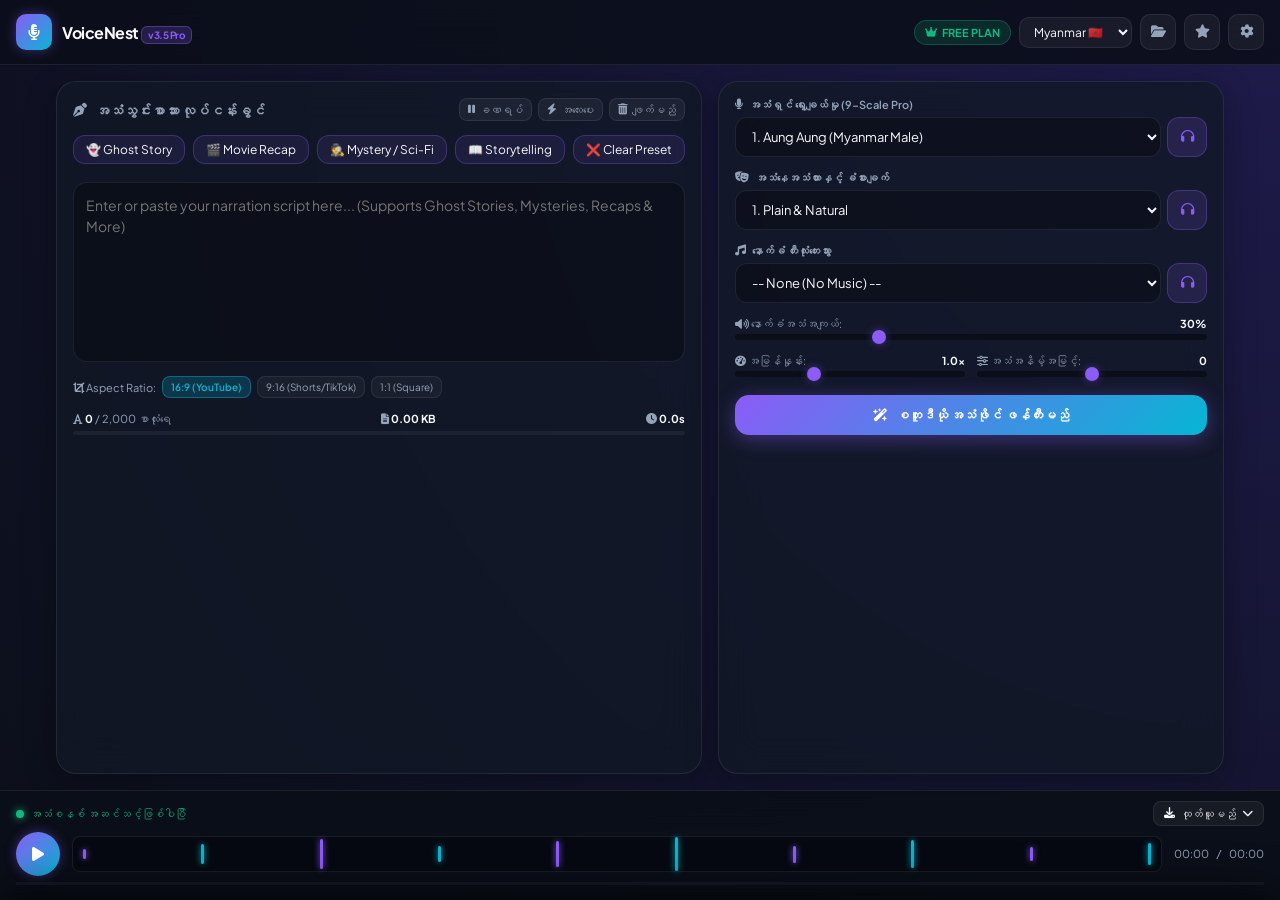
<file: index.html>
<!DOCTYPE html>
<html lang="en">
<head>
    <meta charset="UTF-8">
    <meta name="viewport" content="width=device-width, initial-scale=1.0">
    <title>VoiceNest Studio v3.5 Pro</title>
    <link rel="stylesheet" href="style.css">
    <!-- FontAwesome for Icons -->
    <link rel="stylesheet" href="https://cdnjs.cloudflare.com/ajax/libs/font-awesome/6.4.0/css/all.min.css">
</head>
<body>

    <!-- Header Navigation Bar -->
    <header class="app-header">
        <div class="brand-box">
            <div class="logo-icon"><i class="fa-solid fa-microphone-lines"></i></div>
            <h1 class="brand-title">VoiceNest <span class="version-tag">v3.5 Pro</span></h1>
        </div>
        
        <div class="header-actions">
            <!-- Live Plan Tier Badge (Clickable to open settings) -->
            <button id="planBadge" class="plan-badge free" onclick="openSettingsDrawer()">
                <i class="fa-solid fa-crown"></i> <span id="planBadgeText">FREE PLAN</span>
            </button>

            <!-- Language Switcher -->
            <div class="lang-selector-wrapper">
                <select id="mainLangSelector" onchange="switchLanguage(this.value)">
                    <option value="en">English 🇬🇧</option>
                    <option value="my" selected>Myanmar 🇲🇦</option>
                    <option value="ja">Japanese 🇯🇵</option>
                    <option value="th">Thai 🇹🇭</option>
                </select>
            </div>

            <!-- Action Icons -->
            <button class="icon-btn" onclick="openProjectsModal()" title="Projects"><i class="fa-solid fa-folder-open"></i></button>
            <button class="icon-btn" onclick="openFavoritesModal()" title="Favorites"><i class="fa-solid fa-star"></i></button>
            <button class="icon-btn settings-trigger" onclick="openSettingsDrawer()" title="Settings"><i class="fa-solid fa-gear"></i></button>
        </div>
    </header>

    <!-- Main Studio Workspace Container -->
    <main class="studio-container">

        <!-- Left Column: Script Workspace -->
        <section class="workspace-card">
            <div class="card-header">
                <h2><i class="fa-solid fa-pen-nib"></i> <span data-i18n="script_title">Voice Script Workspace</span></h2>
                <div class="quick-tools">
                    <button class="tool-chip" onclick="insertSSMLTag('pause')"><i class="fa-solid fa-pause"></i> <span data-i18n="pause">Pause</span></button>
                    <button class="tool-chip" onclick="insertSSMLTag('emphasis')"><i class="fa-solid fa-bolt"></i> <span data-i18n="emphasis">Emphasis</span></button>
                    <button class="tool-chip clear-btn" onclick="clearScript()"><i class="fa-solid fa-trash-can"></i> <span data-i18n="clear">Clear</span></button>
                </div>
            </div>

            <!-- Story Presets Tags (Ghost Story, Recap, Sci-Fi, etc.) -->
            <div class="preset-tags-scroller">
                <button class="preset-tag" onclick="applyPreset('ghost')">👻 Ghost Story</button>
                <button class="preset-tag" onclick="applyPreset('recap')">🎬 Movie Recap</button>
                <button class="preset-tag" onclick="applyPreset('mystery')">🕵️ Mystery / Sci-Fi</button>
                <button class="preset-tag" onclick="applyPreset('story')">📖 Storytelling</button>
                <button class="preset-tag" onclick="applyPreset('none')">❌ Clear Preset</button>
            </div>

            <!-- Text Area Input -->
            <textarea id="scriptInput" placeholder="Enter or paste your narration script here... (Supports Ghost Stories, Mysteries, Recaps & More)" oninput="updateScriptMetrics()"></textarea>

            <!-- Video Aspect Ratio Selector Chips -->
            <div class="aspect-ratio-selector">
                <span class="ratio-label"><i class="fa-solid fa-crop"></i> Aspect Ratio:</span>
                <button class="ratio-chip active" onclick="setAspectRatio('16:9', this)">16:9 (YouTube)</button>
                <button class="ratio-chip" onclick="setAspectRatio('9:16', this)">9:16 (Shorts/TikTok)</button>
                <button class="ratio-chip" onclick="setAspectRatio('1:1', this)">1:1 (Square)</button>
            </div>

            <!-- Live Metrics & Byte Progress Bar -->
            <div class="metrics-footer">
                <div class="metrics-info">
                    <span><i class="fa-solid fa-font"></i> <strong id="charCounter">0</strong> / <span id="maxCharLimit">2,000</span> <span data-i18n="chars">Chars</span></span>
                    <span><i class="fa-solid fa-file-lines"></i> <strong id="sizeCounter">0.00 KB</strong></span>
                    <span><i class="fa-solid fa-clock"></i> <strong id="durationCounter">0.0s</strong></span>
                </div>
                <div class="byte-progress-track">
                    <div id="byteProgressBar" class="byte-progress-fill"></div>
                </div>
            </div>
        </section>

        <!-- Right Column: Pro Control Center -->
        <section class="controls-card">
            
            <!-- Voice Actor Selection (9-Scale Options including Mystery/Horror) -->
            <div class="control-group">
                <label><i class="fa-solid fa-microphone"></i> <span data-i18n="voice_selection">Voice Actor Selection (9-Scale Pro)</span></label>
                <div class="select-with-preview">
                    <select id="voiceActorSelect" class="glass-select">
                        <option value="1">1. Aung Aung (Myanmar Male)</option>
                        <option value="2">2. Su Su (Myanmar Female)</option>
                        <option value="3">3. Thura (Myanmar Soft Story)</option>
                        <option value="4">4. Kyaw Kyaw (Myanmar Deep Voice)</option>
                        <option value="5">5. Mya Mya (Myanmar Dramatic)</option>
                        <option value="6">6. Hein Htet (Myanmar Ghost Story)</option>
                        <option value="7">7. Mystery Deep Voice (Sci-Fi / Unexplained)</option>
                        <option value="8">8. Dark Horror Suspense (Creepy Narrator)</option>
                        <option value="9">9. Nilar (Myanmar Commercial Pro)</option>
                    </select>
                    <button class="preview-btn" onclick="previewAudio('voice')" title="Preview Voice"><i class="fa-solid fa-headphones"></i></button>
                </div>
            </div>

            <!-- Narration Style & Emotion -->
            <div class="control-group">
                <label><i class="fa-solid fa-masks-theater"></i> <span data-i18n="narration_style">Narration Style & Emotion</span></label>
                <div class="select-with-preview">
                    <select id="narrationStyleSelect" class="glass-select">
                        <option value="plain">1. Plain & Natural</option>
                        <option value="suspense">2. Suspenseful & Creepy</option>
                        <option value="documentary">3. Documentary / Sci-Fi Discovery</option>
                        <option value="dramatic">4. Dramatic Storyteller</option>
                        <option value="energetic">5. Energetic Recap</option>
                    </select>
                    <button class="preview-btn" onclick="previewAudio('style')" title="Preview Style"><i class="fa-solid fa-headphones"></i></button>
                </div>
            </div>

            <!-- Ambient Background Music -->
            <div class="control-group">
                <label><i class="fa-solid fa-music"></i> <span data-i18n="ambient_music">Ambient Background Music</span></label>
                <div class="select-with-preview">
                    <select id="ambientMusicSelect" class="glass-select" onchange="toggleAmbientMusicState()">
                        <option value="none">-- None (No Music) --</option>
                        <option value="horror">Dark Horror Ambient Drone</option>
                        <option value="sciFi">Deep Space Sci-Fi Pad</option>
                        <option value="mystery">Unsolved Mystery Suspense</option>
                        <option value="cinematic">Epic Cinematic Orchestral</option>
                    </select>
                    <button class="preview-btn" onclick="previewAudio('ambient')" title="Preview Music"><i class="fa-solid fa-headphones"></i></button>
                </div>
            </div>

            <!-- Volume Control Slider -->
            <div class="slider-group">
                <div class="slider-label-row">
                    <span><i class="fa-solid fa-volume-high"></i> <span data-i18n="bg_volume">Background Vol:</span></span>
                    <strong id="bgVolVal">30%</strong>
                </div>
                <input type="range" id="bgVolSlider" min="0" max="100" value="30" oninput="updateSliderVal('bgVol', this.value)">
            </div>

            <!-- Speed & Pitch Sliders -->
            <div class="sliders-grid">
                <div class="slider-group">
                    <div class="slider-label-row">
                        <span><i class="fa-solid fa-gauge-high"></i> <span data-i18n="speed">Speed:</span></span>
                        <strong id="speedVal">1.0x</strong>
                    </div>
                    <input type="range" id="speedSlider" min="0.5" max="2.0" step="0.1" value="1.0" oninput="updateSliderVal('speed', this.value)">
                </div>

                <div class="slider-group">
                    <div class="slider-label-row">
                        <span><i class="fa-solid fa-sliders"></i> <span data-i18n="pitch">Pitch:</span></span>
                        <strong id="pitchVal">0</strong>
                    </div>
                    <input type="range" id="pitchSlider" min="-10" max="10" value="0" oninput="updateSliderVal('pitch', this.value)">
                </div>
            </div>

            <!-- Generate Voice Button -->
            <button class="generate-btn" onclick="generateStudioVoice()">
                <i class="fa-solid fa-wand-magic-sparkles"></i> <span data-i18n="generate_btn">GENERATE STUDIO VOICE</span>
            </button>
        </section>

    </main>

    <!-- Audio Player & Neon Waveform Output Bar -->
    <footer class="player-footer">
        <div class="player-status-row">
            <span class="engine-status"><span class="pulse-dot"></span> <span data-i18n="engine_ready">Voice Engine Ready</span></span>
            
            <div class="export-dropdown-wrapper">
                <button class="export-btn" onclick="toggleExportMenu()">
                    <i class="fa-solid fa-download"></i> <span data-i18n="export">Export</span> <i class="fa-solid fa-chevron-down"></i>
                </button>
                <div id="exportMenu" class="glass-dropdown-menu">
                    <a href="#" onclick="exportAudio('mp3')"><i class="fa-solid fa-file-audio"></i> Export MP3 (HD)</a>
                    <a href="#" onclick="exportAudio('wav')" id="wavExportOpt"><i class="fa-solid fa-file-waveform"></i> Export WAV (Master)</a>
                    <a href="#" onclick="exportAudio('srt')"><i class="fa-solid fa-closed-captioning"></i> Export Subtitles (SRT)</a>
                </div>
            </div>
        </div>

        <!-- Interactive Waveform Player -->
        <div class="player-main-bar">
            <button id="playPauseBtn" class="play-main-btn" onclick="togglePlayPause()"><i class="fa-solid fa-play"></i></button>
            
            <!-- Neon Waveform Bars Visualizer -->
            <div class="neon-waveform-container" onclick="seekAudio(event)">
                <div class="wave-bar" style="height: 30%;"></div>
                <div class="wave-bar" style="height: 60%;"></div>
                <div class="wave-bar" style="height: 90%;"></div>
                <div class="wave-bar" style="height: 45%;"></div>
                <div class="wave-bar" style="height: 75%;"></div>
                <div class="wave-bar" style="height: 100%;"></div>
                <div class="wave-bar" style="height: 50%;"></div>
                <div class="wave-bar" style="height: 80%;"></div>
                <div class="wave-bar" style="height: 40%;"></div>
                <div class="wave-bar" style="height: 65%;"></div>
            </div>

            <div class="audio-timer"><span id="currentTime">00:00</span> / <span id="totalDuration">00:00</span></div>
        </div>
        <div class="progress-bar-track" onclick="seekAudio(event)">
            <div id="audioProgressFill" class="progress-bar-fill"></div>
        </div>
    </footer>

    <!-- Bottom Sheet Settings Drawer (Glassmorphism Pro) -->
    <div id="settingsDrawerOverlay" class="drawer-overlay" onclick="closeSettingsDrawer()"></div>
    <div id="settingsBottomDrawer" class="bottom-sheet-drawer">
        <div class="drawer-drag-handle"></div>
        <div class="drawer-header">
            <h3><i class="fa-solid fa-sliders"></i> Pro Studio Settings</h3>
            <button class="close-drawer-btn" onclick="closeSettingsDrawer()"><i class="fa-solid fa-xmark"></i></button>
        </div>
        <div class="drawer-body">
            
            <!-- Plan Tier Switcher -->
            <div class="settings-field">
                <label>Plan Subscription Tier</label>
                <div class="plan-toggle-container">
                    <button id="tierFreeBtn" class="tier-pill active" onclick="setPlanTier('free')">Free Plan (2k Chars)</button>
                    <button id="tierPremBtn" class="tier-pill" onclick="setPlanTier('premium')">💎 Premium Pro (10k Chars)</button>
                </div>
            </div>

            <!-- API Key Input -->
            <div class="settings-field">
                <label>Gemini / TTS API Key</label>
                <input type="password" id="apiKeyInput" class="glass-input" placeholder="Paste your API key here...">
            </div>

            <!-- Settings Language Sync -->
            <div class="settings-field">
                <label>Settings Language Sync</label>
                <select id="settingsLangSelect" class="glass-select" onchange="switchLanguage(this.value)">
                    <option value="en">English 🇬🇧</option>
                    <option value="my" selected>Myanmar 🇲🇦</option>
                    <option value="ja">Japanese 🇯🇵</option>
                    <option value="th">Thai 🇹🇭</option>
                </select>
            </div>

            <!-- Audio Quality Bitrate -->
            <div class="settings-field">
                <label>Audio Quality Bitrate</label>
                <select id="bitrateSelect" class="glass-select">
                    <option value="128">Standard (128 kbps - Free)</option>
                    <option value="320">Studio Master (320 kbps - Pro)</option>
                </select>
            </div>

            <!-- Default Speech Speed -->
            <div class="settings-field">
                <label>Default Speech Speed</label>
                <input type="range" min="0.5" max="2.0" step="0.1" value="1.0" class="glass-range">
            </div>

            <button class="save-apply-btn" onclick="saveSettings()"><i class="fa-solid fa-check"></i> Save & Apply to Home</button>
        </div>
    </div>

    <!-- JavaScript Link -->
    <script src="script.js"></script>
</body>
</html>
</file>
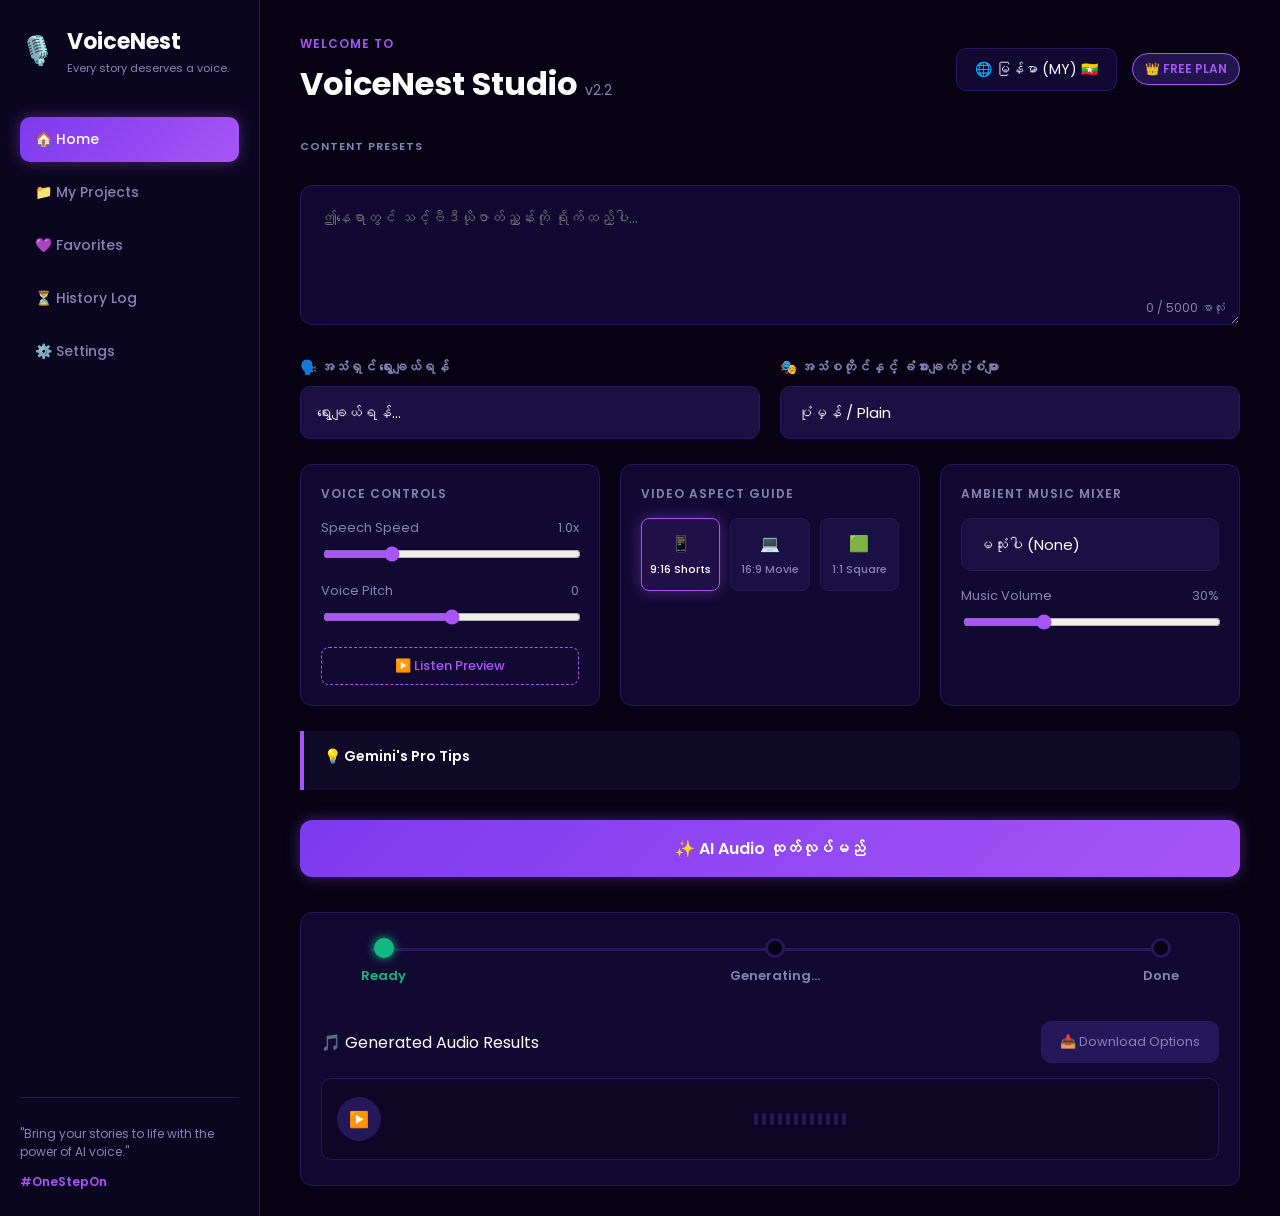
<file: index2.html>
<!DOCTYPE html>
<html lang="my">
<head>
    <meta charset="UTF-8">
    <meta name="viewport" content="width=device-width, initial-scale=1.0">
    <title>VoiceNest Studio v2.2 - OneStepOn</title>
    <link href="https://fonts.googleapis.com/css2?family=Poppins:wght@300;400;500;600;700&display=swap" rel="stylesheet">
    <!-- ဒီမှာ style2.css နဲ့ ချိတ်ပေးထားပါတယ် -->
    <link rel="stylesheet" href="style2.css">
</head>
<body>

    <!-- LEFT SIDEBAR -->
    <aside class="sidebar">
        <div class="sidebar-brand">
            <span class="brand-icon">🎙️</span>
            <div>
                <h2>VoiceNest</h2>
                <p id="subBrandTxt">Every story deserves a voice.</p>
            </div>
        </div>
        <nav class="sidebar-menu">
            <a href="#" class="menu-item active" id="menuHome">🏠 Home</a>
            <a href="#" class="menu-item" id="menuProjects">📁 My Projects</a>
            <a href="#" class="menu-item" id="menuFavorites">💜 Favorites</a>
            <a href="#" class="menu-item" id="menuHistory">⏳ History Log</a>
            <a href="#" class="menu-item" id="menuSettings">⚙️ Settings</a>
        </nav>
        <div class="sidebar-footer">
            <p id="sidebarQuote">"Bring your stories to life with the power of AI voice."</p>
            <span class="brand-tag">#OneStepOn</span>
        </div>
    </aside>

    <!-- MAIN CONTENT AREA -->
    <main class="main-content">
        <header class="app-header">
            <div>
                <span class="welcome-tag" id="welcomeTxt">Welcome to</span>
                <h1 class="app-title">VoiceNest Studio <span class="version-badge">v2.2</span></h1>
            </div>
            <div class="header-right">
                <div class="custom-dropdown-container">
                    <button class="dropdown-trigger" id="langTriggerBtn">🌐 မြန်မာ (MY) 🇲🇲</button>
                    <div class="dropdown-menu-box" id="langMenuBox">
                        <div class="dropdown-item" data-value="mm">မြန်မာ (MY) 🇲🇲</div>
                        <div class="dropdown-item" data-value="en">English (US) 🇺🇸</div>
                        <div class="dropdown-item" data-value="th">ไทย (TH) 🇹🇭</div>
                    </div>
                </div>
                <span class="plan-badge">👑 FREE PLAN</span>
            </div>
        </header>

        <!-- Content Presets Section -->
        <section class="presets-section">
            <span class="section-mini-title" id="presetLabel">CONTENT PRESETS</span>
            <div class="presets-row" id="presetsContainer"></div>
        </section>

        <!-- Story Input -->
        <section class="input-section">
            <textarea id="storyInput" placeholder="ဤနေရာတွင် သင့်ဗီဒီယိုဇာတ်ညွှန်းကို ရိုက်ထည့်ပါ..."></textarea>
            <div class="char-count" id="charCountLabel">0 / 5000 စာလုံး</div>
        </section>

        <!-- Grid Selectors Area -->
        <section class="selectors-grid">
            <div class="control-card">
                <label id="lblVoiceActor">🗣️ အသံရှင် ရွေးချယ်ရန်</label>
                <div class="custom-dropdown-container w-100">
                    <button class="dropdown-trigger select-trigger" id="voiceTriggerBtn">ရွေးချယ်ရန်...</button>
                    <div class="dropdown-menu-box custom-picker-window" id="voiceMenuBox"></div>
                </div>
            </div>

            <div class="control-card">
                <label id="lblNarrationStyle">🎭 အသံစတိုင်နှင့် ခံစားချက်ပုံစံများ</label>
                <div class="custom-dropdown-container w-100">
                    <button class="dropdown-trigger select-trigger" id="styleTriggerBtn">ပုံမှန် / Plain</button>
                    <div class="dropdown-menu-box" id="styleMenuBox"></div>
                </div>
            </div>
        </section>

        <!-- Middle Configurations Row -->
        <section class="config-flex-container">
            <!-- Voice Controls with Listen Preview Button -->
            <div class="config-card flex-1 position-relative">
                <h3 id="cardVoiceCtrl">VOICE CONTROLS</h3>
                <div class="slider-group">
                    <div class="slider-header">
                        <span id="lblSpeed">Speech Speed</span>
                        <span id="speedVal">1.0x</span>
                    </div>
                    <input type="range" id="speedSlider" min="0.5" max="2.5" step="0.1" value="1.0">
                </div>
                <div class="slider-group mb-15">
                    <div class="slider-header">
                        <span id="lblPitch">Voice Pitch</span>
                        <span id="pitchVal">0</span>
                    </div>
                    <input type="range" id="pitchSlider" min="-10" max="10" step="1" value="0">
                </div>
                <button type="button" class="btn-ctrl-preview" id="btnCtrlPreview">▶️ Listen Preview</button>
            </div>

            <!-- Video Aspect Guide -->
            <div class="config-card flex-1">
                <h3 id="cardAspect">VIDEO ASPECT GUIDE</h3>
                <div class="aspect-grid">
                    <div class="aspect-box active" data-aspect="9:16">
                        <span class="aspect-icon">📱</span>
                        <span class="aspect-name">9:16 Shorts</span>
                    </div>
                    <div class="aspect-box" data-aspect="16:9">
                        <span class="aspect-icon">💻</span>
                        <span class="aspect-name">16:9 Movie</span>
                    </div>
                    <div class="aspect-box" data-aspect="1:1">
                        <span class="aspect-icon">🟩</span>
                        <span class="aspect-name">1:1 Square</span>
                    </div>
                </div>
            </div>

            <!-- Ambient Music Mixer -->
            <div class="config-card flex-1">
                <h3 id="cardMixer">AMBIENT MUSIC MIXER</h3>
                <div class="custom-dropdown-container w-100 mb-15">
                    <button class="dropdown-trigger select-trigger" id="musicTriggerBtn">မသုံးပါ (None)</button>
                    <div class="dropdown-menu-box" id="musicMenuBox"></div>
                </div>
                <div class="slider-group">
                    <div class="slider-header">
                        <span id="lblMusicVol">Music Volume</span>
                        <span id="musicVolVal">30%</span>
                    </div>
                    <input type="range" id="musicVolSlider" min="0" max="100" value="30">
                </div>
            </div>
        </section>

        <!-- Gemini Pro Tips -->
        <section class="tips-card">
            <div class="tips-title">💡 Gemini's Pro Tips</div>
            <ul id="tipsList"></ul>
        </section>

        <!-- Action Button -->
        <button id="generateBtn" class="btn-generate">✨ AI Audio ထုတ်လုပ်မည်</button>

        <!-- Status & Audio Output Area -->
        <section class="output-section">
            <!-- Professional Progress Status Timeline -->
            <div class="timeline-container">
                <div class="timeline-progress-line" id="timelineLine"></div>
                <div class="timeline-step active" id="stepReady">
                    <div class="step-dot"></div>
                    <span id="txtStepReady">Ready</span>
                </div>
                <div class="timeline-step" id="stepGen">
                    <div class="step-dot"></div>
                    <span id="txtStepGen">Generating...</span>
                </div>
                <div class="timeline-step" id="stepDone">
                    <div class="step-dot"></div>
                    <span id="txtStepDone">Done</span>
                </div>
            </div>

            <div class="audio-result-box">
                <div class="audio-header">
                    <span id="lblAudioResult">🎵 Generated Audio Results</span>
                    
                    <!-- Split Download Box Options -->
                    <div class="custom-dropdown-container">
                        <button class="btn-download" id="downloadTriggerBtn" disabled>📥 Download Options</button>
                        <div class="dropdown-menu-box" id="downloadMenuBox" style="bottom: 100%; top: auto; margin-bottom: 6px;">
                            <div class="dropdown-item" id="dlMp3">🎵 Download Audio (.MP3)</div>
                            <div class="dropdown-item" id="dlSrt">📄 Download Subtitles (.SRT)</div>
                        </div>
                    </div>
                </div>

                <div class="player-wrapper">
                    <!-- Playable Play/Pause Button Inside Results Card -->
                    <button type="button" class="result-play-btn" id="resultPlayBtn" disabled>▶️</button>
                    
                    <div class="waveform-placeholder" id="waveformContainer">
                        <div class="wave-bar"></div><div class="wave-bar"></div><div class="wave-bar"></div>
                        <div class="wave-bar"></div><div class="wave-bar"></div><div class="wave-bar"></div>
                        <div class="wave-bar"></div><div class="wave-bar"></div><div class="wave-bar"></div>
                        <div class="wave-bar"></div><div class="wave-bar"></div><div class="wave-bar"></div>
                    </div>
                </div>
            </div>
        </section>
    </main>

    <audio id="globalAudioPlayer" style="display: none;"></audio>
    <!-- ဒီမှာ script2.js နဲ့ ချိတ်ပေးထားပါတယ် -->
    <script src="script2.js"></script>
</body>
</html>
</file>
<file: style.css>
/* ==========================================================================
   VOICENEST STUDIO v3.5 PRO - MOBILE-FIRST GLASSMORPHISM CSS
   ================================================================---------- */

@import url('https://fonts.googleapis.com/css2?family=Plus+Jakarta+Sans:wght@400;500;600;700&display=swap');

:root {
    --bg-deep: #0b0f19;
    --card-bg: rgba(18, 24, 38, 0.75);
    --card-border: rgba(255, 255, 255, 0.08);
    --accent-purple: #8b5cf6;
    --accent-glow: rgba(139, 92, 246, 0.4);
    --accent-cyan: #06b6d4;
    --text-main: #f8fafc;
    --text-muted: #94a3b8;
    --danger: #ef4444;
    --success: #10b981;
    --header-height: 65px;
    --footer-height: 110px;
}

* {
    box-sizing: border-box;
    margin: 0;
    padding: 0;
    font-family: 'Plus Jakarta Sans', sans-serif;
    -webkit-tap-highlight-color: transparent;
}

body {
    background: radial-gradient(circle at top right, #1e1b4b, var(--bg-deep));
    color: var(--text-main);
    min-height: 100vh;
    display: flex;
    flex-direction: column;
    overflow-x: hidden;
}

/* Header Navbar */
.app-header {
    height: var(--header-height);
    background: rgba(11, 15, 25, 0.85);
    backdrop-filter: blur(16px);
    border-bottom: 1px solid var(--card-border);
    display: flex;
    align-items: center;
    justify-content: space-between;
    padding: 0 16px;
    position: sticky;
    top: 0;
    z-index: 100;
}

.brand-box {
    display: flex;
    align-items: center;
    gap: 10px;
}

.logo-icon {
    width: 36px;
    height: 36px;
    background: linear-gradient(135deg, var(--accent-purple), var(--accent-cyan));
    border-radius: 10px;
    display: flex;
    align-items: center;
    justify-content: center;
    color: white;
    font-size: 16px;
    box-shadow: 0 0 12px var(--accent-glow);
}

.brand-title {
    font-size: 16px;
    font-weight: 700;
    letter-spacing: -0.5px;
}

.version-tag {
    font-size: 10px;
    background: rgba(139, 92, 246, 0.2);
    color: var(--accent-purple);
    padding: 2px 6px;
    border-radius: 6px;
    border: 1px solid rgba(139, 92, 246, 0.4);
}

.header-actions {
    display: flex;
    align-items: center;
    gap: 8px;
}

.plan-badge {
    background: rgba(16, 185, 129, 0.15);
    color: var(--success);
    border: 1px solid rgba(16, 185, 129, 0.3);
    padding: 5px 10px;
    border-radius: 20px;
    font-size: 11px;
    font-weight: 700;
    display: flex;
    align-items: center;
    gap: 5px;
    cursor: pointer;
}

.plan-badge.premium {
    background: rgba(245, 158, 11, 0.15);
    color: #f59e0b;
    border-color: rgba(245, 158, 11, 0.4);
}

.icon-btn {
    width: 36px;
    height: 36px;
    background: rgba(255, 255, 255, 0.05);
    border: 1px solid var(--card-border);
    border-radius: 10px;
    color: var(--text-muted);
    display: flex;
    align-items: center;
    justify-content: center;
    cursor: pointer;
    transition: all 0.2s;
}

.icon-btn:hover {
    background: rgba(255, 255, 255, 0.1);
    color: var(--text-main);
}

.lang-selector-wrapper select {
    background: rgba(255, 255, 255, 0.05);
    border: 1px solid var(--card-border);
    color: var(--text-main);
    padding: 6px 10px;
    border-radius: 10px;
    font-size: 12px;
    outline: none;
    cursor: pointer;
}

/* Studio Workspace Container */
.studio-container {
    flex: 1;
    padding: 16px;
    display: grid;
    grid-template-columns: 1fr;
    gap: 16px;
    margin-bottom: var(--footer-height);
}

@media(min-width: 900px) {
    .studio-container {
        grid-template-columns: 1fr 1fr;
        max-width: 1200px;
        margin-left: auto;
        margin-right: auto;
    }
}

/* Cards (Glassmorphism) */
.workspace-card, .controls-card {
    background: var(--card-bg);
    backdrop-filter: blur(20px);
    border: 1px solid var(--card-border);
    border-radius: 20px;
    padding: 16px;
    box-shadow: 0 8px 32px rgba(0, 0, 0, 0.3);
    display: flex;
    flex-direction: column;
    gap: 14px;
}

.card-header {
    display: flex;
    align-items: center;
    justify-content: space-between;
}

.card-header h2 {
    font-size: 14px;
    font-weight: 600;
    color: var(--text-muted);
    display: flex;
    align-items: center;
    gap: 8px;
}

.quick-tools {
    display: flex;
    gap: 6px;
}

.tool-chip {
    background: rgba(255, 255, 255, 0.05);
    border: 1px solid var(--card-border);
    color: var(--text-muted);
    padding: 4px 8px;
    border-radius: 8px;
    font-size: 11px;
    cursor: pointer;
    display: flex;
    align-items: center;
    gap: 4px;
    transition: 0.2s;
}

.tool-chip:hover {
    background: rgba(139, 92, 246, 0.2);
    color: var(--accent-purple);
    border-color: rgba(139, 92, 246, 0.4);
}

.tool-chip.clear-btn:hover {
    background: rgba(239, 68, 68, 0.2);
    color: var(--danger);
    border-color: rgba(239, 68, 68, 0.4);
}

/* Preset Tags Scroller */
.preset-tags-scroller {
    display: flex;
    gap: 8px;
    overflow-x: auto;
    padding-bottom: 4px;
    scrollbar-width: none;
}

.preset-tags-scroller::-webkit-scrollbar {
    display: none;
}

.preset-tag {
    background: rgba(139, 92, 246, 0.1);
    border: 1px solid rgba(139, 92, 246, 0.3);
    color: var(--text-main);
    padding: 6px 12px;
    border-radius: 12px;
    font-size: 12px;
    white-space: nowrap;
    cursor: pointer;
    transition: 0.2s;
}

.preset-tag:hover {
    background: var(--accent-purple);
    box-shadow: 0 0 10px var(--accent-glow);
}

/* Script Textarea (Enlarged for mobile usability) */
#scriptInput {
    width: 100%;
    height: 180px;
    background: rgba(0, 0, 0, 0.3);
    border: 1px solid var(--card-border);
    border-radius: 14px;
    padding: 12px;
    color: var(--text-main);
    font-size: 14px;
    line-height: 1.5;
    resize: none;
    outline: none;
    transition: border-color 0.2s;
}

#scriptInput:focus {
    border-color: var(--accent-purple);
    box-shadow: 0 0 10px rgba(139, 92, 246, 0.2);
}

/* Aspect Ratio Selector Chips */
.aspect-ratio-selector {
    display: flex;
    align-items: center;
    gap: 6px;
    flex-wrap: wrap;
}

.ratio-label {
    font-size: 11px;
    color: var(--text-muted);
}

.ratio-chip {
    background: rgba(255, 255, 255, 0.04);
    border: 1px solid var(--card-border);
    color: var(--text-muted);
    padding: 4px 8px;
    border-radius: 8px;
    font-size: 10px;
    cursor: pointer;
    transition: 0.2s;
}

.ratio-chip.active {
    background: rgba(6, 182, 212, 0.2);
    color: var(--accent-cyan);
    border-color: rgba(6, 182, 212, 0.4);
    font-weight: 600;
}

/* Metrics Footer */
.metrics-footer {
    display: flex;
    flex-direction: column;
    gap: 6px;
}

.metrics-info {
    display: flex;
    justify-content: space-between;
    font-size: 11px;
    color: var(--text-muted);
}

.metrics-info strong {
    color: var(--text-main);
}

.byte-progress-track {
    width: 100%;
    height: 4px;
    background: rgba(255, 255, 255, 0.05);
    border-radius: 2px;
    overflow: hidden;
}

.byte-progress-fill {
    width: 0%;
    height: 100%;
    background: var(--accent-cyan);
    transition: width 0.3s, background-color 0.3s;
}

/* Control Groups */
.control-group {
    display: flex;
    flex-direction: column;
    gap: 6px;
}

.control-group label {
    font-size: 11px;
    color: var(--text-muted);
    font-weight: 600;
    display: flex;
    align-items: center;
    gap: 6px;
}

.select-with-preview {
    display: flex;
    gap: 6px;
    align-items: center;
}

.glass-select {
    flex: 1;
    background: rgba(0, 0, 0, 0.3);
    border: 1px solid var(--card-border);
    color: var(--text-main);
    padding: 10px 12px;
    border-radius: 12px;
    font-size: 13px;
    outline: none;
    cursor: pointer;
}

.glass-select option {
    background: var(--bg-deep);
    color: var(--text-main);
}

.preview-btn {
    width: 40px;
    height: 40px;
    background: rgba(139, 92, 246, 0.15);
    border: 1px solid rgba(139, 92, 246, 0.3);
    border-radius: 12px;
    color: var(--accent-purple);
    display: flex;
    align-items: center;
    justify-content: center;
    cursor: pointer;
    transition: 0.2s;
}

.preview-btn:hover {
    background: var(--accent-purple);
    color: white;
    box-shadow: 0 0 10px var(--accent-glow);
}

/* Sliders */
.sliders-grid {
    display: grid;
    grid-template-columns: 1fr 1fr;
    gap: 12px;
}

.slider-group {
    display: flex;
    flex-direction: column;
    gap: 4px;
}

.slider-label-row {
    display: flex;
    justify-content: space-between;
    font-size: 11px;
    color: var(--text-muted);
}

.slider-label-row strong {
    color: var(--text-main);
}

input[type="range"] {
    -webkit-appearance: none;
    width: 100%;
    height: 6px;
    background: rgba(0, 0, 0, 0.4);
    border-radius: 3px;
    outline: none;
}

input[type="range"]::-webkit-slider-thumb {
    -webkit-appearance: none;
    width: 14px;
    height: 14px;
    border-radius: 50%;
    background: var(--accent-purple);
    cursor: pointer;
    box-shadow: 0 0 8px var(--accent-glow);
}

/* Generate Button */
.generate-btn {
    width: 100%;
    background: linear-gradient(135deg, var(--accent-purple), var(--accent-cyan));
    border: none;
    color: white;
    padding: 12px;
    border-radius: 14px;
    font-size: 13px;
    font-weight: 700;
    cursor: pointer;
    display: flex;
    align-items: center;
    justify-content: center;
    gap: 8px;
    box-shadow: 0 4px 20px var(--accent-glow);
    transition: transform 0.1s, opacity 0.2s;
    margin-top: 4px;
}

.generate-btn:active {
    transform: scale(0.98);
}

/* Player Footer */
.player-footer {
    position: fixed;
    bottom: 0;
    left: 0;
    right: 0;
    height: var(--footer-height);
    background: rgba(11, 15, 25, 0.95);
    backdrop-filter: blur(20px);
    border-top: 1px solid var(--card-border);
    display: flex;
    flex-direction: column;
    padding: 10px 16px;
    z-index: 100;
}

.player-status-row {
    display: flex;
    justify-content: space-between;
    align-items: center;
    margin-bottom: 6px;
}

.engine-status {
    font-size: 11px;
    color: var(--success);
    display: flex;
    align-items: center;
    gap: 6px;
}

.pulse-dot {
    width: 8px;
    height: 8px;
    background: var(--success);
    border-radius: 50%;
    box-shadow: 0 0 8px var(--success);
    animation: pulse 1.5s infinite;
}

@keyframes pulse {
    0% { transform: scale(0.95); opacity: 0.8; }
    50% { transform: scale(1.2); opacity: 1; }
    100% { transform: scale(0.95); opacity: 0.8; }
}

.export-dropdown-wrapper {
    position: relative;
}

.export-btn {
    background: rgba(255, 255, 255, 0.05);
    border: 1px solid var(--card-border);
    color: var(--text-main);
    padding: 5px 10px;
    border-radius: 8px;
    font-size: 11px;
    cursor: pointer;
    display: flex;
    align-items: center;
    gap: 6px;
}

.glass-dropdown-menu {
    position: absolute;
    bottom: 110%;
    right: 0;
    background: var(--bg-deep);
    border: 1px solid var(--card-border);
    border-radius: 12px;
    box-shadow: 0 10px 30px rgba(0,0,0,0.5);
    display: none;
    flex-direction: column;
    min-width: 160px;
    z-index: 110;
    overflow: hidden;
}

.glass-dropdown-menu.show {
    display: flex;
}

.glass-dropdown-menu a {
    padding: 10px 14px;
    color: var(--text-main);
    font-size: 12px;
    text-decoration: none;
    display: flex;
    align-items: center;
    gap: 8px;
    border-bottom: 1px solid rgba(255,255,255,0.03);
    transition: 0.2s;
}

.glass-dropdown-menu a:hover {
    background: rgba(139, 92, 246, 0.2);
    color: var(--accent-purple);
}

/* Player Main Bar */
.player-main-bar {
    display: flex;
    align-items: center;
    gap: 12px;
}

.play-main-btn {
    width: 44px;
    height: 44px;
    background: linear-gradient(135deg, var(--accent-purple), var(--accent-cyan));
    border: none;
    border-radius: 50%;
    color: white;
    font-size: 16px;
    display: flex;
    align-items: center;
    justify-content: center;
    cursor: pointer;
    box-shadow: 0 0 12px var(--accent-glow);
    flex-shrink: 0;
}

.neon-waveform-container {
    flex: 1;
    height: 36px;
    background: rgba(0, 0, 0, 0.3);
    border: 1px solid var(--card-border);
    border-radius: 8px;
    display: flex;
    align-items: center;
    justify-content: space-between;
    padding: 0 10px;
    cursor: pointer;
}

.wave-bar {
    width: 3px;
    background: var(--accent-cyan);
    border-radius: 2px;
    box-shadow: 0 0 6px var(--accent-cyan);
    animation: wavePulse 1.2s infinite ease-in-out alternate;
}

.wave-bar:nth-child(odd) { background: var(--accent-purple); box-shadow: 0 0 6px var(--accent-purple); animation-delay: 0.2s; }

@keyframes wavePulse {
    0% { transform: scaleY(0.4); }
    100% { transform: scaleY(1); }
}

.audio-timer {
    font-size: 11px;
    color: var(--text-muted);
    font-family: monospace;
    flex-shrink: 0;
}

.progress-bar-track {
    width: 100%;
    height: 3px;
    background: rgba(255,255,255,0.05);
    margin-top: 6px;
    cursor: pointer;
    position: relative;
}

.progress-bar-fill {
    width: 0%;
    height: 100%;
    background: var(--accent-purple);
    box-shadow: 0 0 6px var(--accent-glow);
}

/* Bottom Sheet Settings Drawer (Pro) */
.drawer-overlay {
    position: fixed;
    inset: 0;
    background: rgba(0, 0, 0, 0.6);
    backdrop-filter: blur(4px);
    z-index: 200;
    display: none;
    opacity: 0;
    transition: opacity 0.3s;
}

.drawer-overlay.show {
    display: block;
    opacity: 1;
}

.bottom-sheet-drawer {
    position: fixed;
    bottom: 0;
    left: 0;
    right: 0;
    background: #111827;
    border-top: 1px solid var(--card-border);
    border-top-left-radius: 24px;
    border-top-right-radius: 24px;
    padding: 16px 20px 24px 20px;
    z-index: 205;
    transform: translateY(100%);
    transition: transform 0.35s cubic-bezier(0.16, 1, 0.3, 1);
    box-shadow: 0 -10px 40px rgba(0,0,0,0.6);
    max-height: 85vh;
    overflow-y: auto;
}

.bottom-sheet-drawer.show {
    transform: translateY(0);
}

.drawer-drag-handle {
    width: 40px;
    height: 4px;
    background: rgba(255,255,255,0.2);
    border-radius: 2px;
    margin: 0 auto 12px auto;
}

.drawer-header {
    display: flex;
    align-items: center;
    justify-content: space-between;
    margin-bottom: 16px;
}

.drawer-header h3 {
    font-size: 15px;
    font-weight: 700;
    display: flex;
    align-items: center;
    gap: 8px;
    color: var(--text-main);
}

.close-drawer-btn {
    background: rgba(255,255,255,0.05);
    border: none;
    color: var(--text-muted);
    width: 30px;
    height: 30px;
    border-radius: 50%;
    display: flex;
    align-items: center;
    justify-content: center;
    cursor: pointer;
}

.drawer-body {
    display: flex;
    flex-direction: column;
    gap: 14px;
}

.settings-field {
    display: flex;
    flex-direction: column;
    gap: 6px;
}

.settings-field label {
    font-size: 12px;
    color: var(--text-muted);
    font-weight: 600;
}

.plan-toggle-container {
    display: grid;
    grid-template-columns: 1fr 1fr;
    gap: 8px;
}

.tier-pill {
    background: rgba(255,255,255,0.05);
    border: 1px solid var(--card-border);
    color: var(--text-muted);
    padding: 10px;
    border-radius: 12px;
    font-size: 12px;
    font-weight: 600;
    cursor: pointer;
    transition: 0.2s;
}

.tier-pill.active {
    background: rgba(139, 92, 246, 0.25);
    border-color: var(--accent-purple);
    color: var(--text-main);
}

.glass-input {
    background: rgba(0,0,0,0.3);
    border: 1px solid var(--card-border);
    color: var(--text-main);
    padding: 10px 12px;
    border-radius: 12px;
    font-size: 13px;
    outline: none;
}

.save-apply-btn {
    width: 100%;
    background: var(--success);
    border: none;
    color: white;
    padding: 12px;
    border-radius: 12px;
    font-weight: 700;
    font-size: 13px;
    cursor: pointer;
    margin-top: 6px;
    display: flex;
    align-items: center;
    justify-content: center;
    gap: 8px;
    box-shadow: 0 4px 15px rgba(16, 185, 129, 0.3);
}
</file>
<file: style2.css>
:root {
    --bg-main: #060214;
    --bg-sidebar: #0b0620;
    --bg-card: #120933;
    --bg-input: #1b1044;
    --border-color: #27185d;
    --text-main: #ffffff;
    --text-muted: #8b80b6;
    --accent-neon: #a855f7;
    --accent-gradient: linear-gradient(135deg, #7c3aed, #a855f7);
    --glow-shadow: 0 0 15px rgba(168, 85, 247, 0.4);
}

* { box-sizing: border-box; font-family: 'Poppins', sans-serif; }
body { background-color: var(--bg-main); color: var(--text-main); margin: 0; display: flex; min-height: 100vh; }

/* SIDEBAR LAYOUT */
.sidebar { width: 260px; background-color: var(--bg-sidebar); border-right: 1px solid var(--border-color); padding: 25px 20px; display: flex; flex-direction: column; }
.sidebar-brand { display: flex; align-items: center; gap: 12px; margin-bottom: 40px; }
.brand-icon { font-size: 28px; }
.sidebar-brand h2 { margin: 0; font-size: 22px; font-weight: 700; color: #fff; }
.sidebar-brand p { margin: 2px 0 0; font-size: 11px; color: var(--text-muted); }
.sidebar-menu { display: flex; flex-direction: column; gap: 8px; flex: 1; }
.menu-item { padding: 12px 15px; color: var(--text-muted); text-decoration: none; border-radius: 10px; font-size: 14px; font-weight: 500; transition: all 0.3s ease; }
.menu-item:hover, .menu-item.active { background: var(--accent-gradient); color: #fff; box-shadow: var(--glow-shadow); }
.sidebar-footer { border-top: 1px solid var(--border-color); padding-top: 15px; font-size: 12px; color: var(--text-muted); }
.brand-tag { color: var(--accent-neon); font-weight: 600; display: block; margin-top: 5px; }

/* MAIN LAYOUT */
.main-content { flex: 1; padding: 30px 40px; max-width: 1200px; margin: 0 auto; width: 100%; }
.app-header { display: flex; justify-content: space-between; align-items: center; margin-bottom: 30px; }
.welcome-tag { font-size: 12px; color: var(--accent-neon); text-transform: uppercase; font-weight: 600; letter-spacing: 1px; }
.app-title { margin: 5px 0 0; font-size: 32px; font-weight: 700; }
.version-badge { font-size: 14px; font-weight: normal; color: var(--text-muted); }
.header-right { display: flex; align-items: center; gap: 15px; }
.plan-badge { background: #22144d; border: 1px solid var(--accent-neon); color: var(--accent-neon); padding: 6px 12px; border-radius: 20px; font-size: 12px; font-weight: 600; }

/* PRESETS */
.presets-section { margin-bottom: 20px; }
.section-mini-title { font-size: 11px; font-weight: 600; color: var(--text-muted); letter-spacing: 1px; display: block; margin-bottom: 10px; }
.presets-row { display: flex; gap: 10px; }
.preset-btn { background: var(--bg-card); border: 1px solid var(--border-color); color: var(--text-main); padding: 8px 16px; border-radius: 8px; cursor: pointer; font-size: 13px; transition: all 0.2s; }
.preset-btn:hover { border-color: var(--accent-neon); background: var(--bg-input); }

/* INPUT BOX */
.input-section { position: relative; margin-bottom: 25px; }
#storyInput { width: 100%; min-height: 140px; background: var(--bg-card); border: 1px solid var(--border-color); border-radius: 12px; padding: 20px; color: #fff; font-size: 15px; resize: vertical; outline: none; }
#storyInput:focus { border-color: var(--accent-neon); box-shadow: var(--glow-shadow); }
.char-count { position: absolute; bottom: 15px; right: 15px; font-size: 12px; color: var(--text-muted); }

/* CUSTOM DROPDOWN POPOVER */
.custom-dropdown-container { position: relative; display: inline-block; }
.w-100 { width: 100%; }
.dropdown-trigger { background: var(--bg-card); border: 1px solid var(--border-color); color: #fff; padding: 10px 18px; border-radius: 10px; font-size: 14px; cursor: pointer; display: flex; justify-content: space-between; align-items: center; transition: all 0.2s; }
.select-trigger { width: 100%; padding: 14px 16px; font-size: 15px; background: var(--bg-input); text-align: left; }
.dropdown-trigger:focus, .dropdown-trigger:hover { border-color: var(--accent-neon); }

.dropdown-menu-box { position: absolute; top: 100%; left: 0; margin-top: 6px; background: #160d3d; border: 1px solid var(--border-color); border-radius: 10px; box-shadow: 0 10px 25px rgba(0,0,0,0.6), var(--glow-shadow); z-index: 999; width: 100%; max-height: 280px; overflow-y: auto; display: none; }
.dropdown-menu-box.show { display: block; animation: slideDown 0.2s ease; }
.dropdown-item { padding: 12px 16px; cursor: pointer; font-size: 14px; transition: background 0.2s; color: #fff; }
.dropdown-item:hover { background: rgba(168, 85, 247, 0.2); }

/* CUSTOM VOICE ACTOR WINDOW */
.custom-picker-window { width: 420px; max-height: 350px; }
.voice-picker-card { display: flex; align-items: center; justify-content: space-between; padding: 12px 15px; border-bottom: 1px solid var(--border-color); gap: 10px; }
.voice-picker-card:last-child { border-bottom: none; }
.picker-play-btn { background: rgba(168, 85, 247, 0.15); border: 1px solid var(--accent-neon); color: var(--accent-neon); width: 34px; height: 34px; border-radius: 50%; cursor: pointer; display: flex; align-items: center; justify-content: center; font-size: 12px; }
.picker-play-btn.playing { background: #ef4444; border-color: #ef4444; color: #fff; }
.picker-voice-info { flex: 1; font-size: 13px; color: #fff; font-weight: 500; }
.picker-select-btn { background: #25185a; border: 1px solid var(--border-color); color: #fff; padding: 6px 12px; border-radius: 6px; font-size: 12px; cursor: pointer; font-weight: 600; }
.picker-select-btn:hover { background: var(--accent-gradient); border-color: var(--accent-neon); }

/* CONFIG CARDS GRID */
.selectors-grid { display: grid; grid-template-columns: 1fr 1fr; gap: 20px; margin-bottom: 25px; }
.control-card { display: flex; flex-direction: column; gap: 8px; }
.control-card label { font-size: 14px; font-weight: 600; color: var(--text-muted); }
.config-flex-container { display: flex; gap: 20px; margin-bottom: 25px; }
.config-card { background: var(--bg-card); border: 1px solid var(--border-color); border-radius: 12px; padding: 20px; }
.flex-1 { flex: 1; }
.config-card h3 { margin: 0 0 15px 0; font-size: 12px; letter-spacing: 1px; color: var(--text-muted); font-weight: 600; }
.slider-group { margin-bottom: 12px; }
.slider-header { display: flex; justify-content: space-between; font-size: 13px; color: var(--text-muted); margin-bottom: 6px; }
.slider-group input[type="range"] { width: 100%; accent-color: var(--accent-neon); background: var(--bg-input); }

/* SLIDER LISTEN PREVIEW BUTTON */
.btn-ctrl-preview { width: 100%; background: transparent; border: 1px dashed var(--accent-neon); color: var(--accent-neon); padding: 8px; border-radius: 8px; cursor: pointer; font-size: 13px; font-weight: 500; transition: all 0.2s; }
.btn-ctrl-preview:hover { background: rgba(168, 85, 247, 0.1); }
.btn-ctrl-preview.playing { border-color: #ef4444; color: #ef4444; background: rgba(239, 68, 68, 0.05); }

/* VIDEO ASPECT BOXES */
.aspect-grid { display: grid; grid-template-columns: repeat(3, 1fr); gap: 10px; }
.aspect-box { background: var(--bg-input); border: 1px solid var(--border-color); border-radius: 8px; padding: 12px 5px; text-align: center; cursor: pointer; display: flex; flex-direction: column; align-items: center; gap: 5px; }
.aspect-box.active { border-color: var(--accent-neon); background: rgba(168, 85, 247, 0.1); box-shadow: var(--glow-shadow); }
.aspect-box.active .aspect-name { color: #fff; }
.aspect-name { font-size: 11px; color: var(--text-muted); font-weight: 500; }
.mb-15 { margin-bottom: 15px; }
.position-relative { position: relative; }

/* TIPS CARD */
.tips-card { background: #0f0a28; border-left: 4px solid var(--accent-neon); padding: 15px 20px; border-radius: 0 10px 10px 0; margin-bottom: 30px; }
.tips-title { font-weight: 600; font-size: 14px; margin-bottom: 8px; color: #fff; }
.tips-card ul { margin: 0; padding-left: 20px; font-size: 13px; color: var(--text-muted); display: flex; flex-direction: column; gap: 5px; }

.btn-generate { width: 100%; background: var(--accent-gradient); border: none; color: #fff; padding: 16px; border-radius: 12px; font-size: 16px; font-weight: 600; cursor: pointer; box-shadow: var(--glow-shadow); }

/* PROGRESS TIMELINE SYSTEM */
.output-section { margin-top: 35px; background: var(--bg-card); border: 1px solid var(--border-color); border-radius: 12px; padding: 25px 20px; }
.timeline-container { position: relative; display: flex; justify-content: space-between; margin-bottom: 35px; padding: 0 40px; }
.timeline-progress-line { position: absolute; top: 10px; left: 50px; right: 50px; height: 3px; background: var(--border-color); z-index: 1; transition: background 0.4s ease; }
.timeline-step { display: flex; flex-direction: column; align-items: center; gap: 8px; z-index: 2; position: relative; }
.step-dot { width: 20px; height: 20px; border-radius: 50%; background: var(--bg-main); border: 3px solid var(--border-color); transition: all 0.3s; }
.timeline-step span { font-size: 13px; font-weight: 600; color: var(--text-muted); }

/* Active States */
.timeline-step.active .step-dot { border-color: #10b981; background: #10b981; box-shadow: 0 0 10px #10b981; }
.timeline-step.active span { color: #10b981; }
.timeline-step.generating .step-dot { border-color: #f59e0b; background: #f59e0b; box-shadow: 0 0 10px #f59e0b; }
.timeline-step.generating span { color: #f59e0b; }
.timeline-step.done .step-dot { border-color: #3b82f6; background: #3b82f6; box-shadow: 0 0 10px #3b82f6; }
.timeline-step.done span { color: #3b82f6; }

/* DOWNLOAD OPTIONS BUTTON */
.btn-download { background: #25185a; border: 1px solid var(--border-color); color: var(--text-muted); padding: 10px 18px; border-radius: 10px; font-size: 13px; cursor: not-allowed; }
.btn-download.ready { background: var(--accent-gradient); color: #fff; border-color: var(--accent-neon); cursor: pointer; box-shadow: var(--glow-shadow); }

/* RESULTS CARD PLAYER & COLORFUL WAVEFORM */
.audio-result-box { display: flex; flex-direction: column; gap: 15px; }
.audio-header { display: flex; justify-content: space-between; align-items: center; }
.player-wrapper { display: flex; align-items: center; gap: 15px; background: rgba(0,0,0,0.3); padding: 15px; border-radius: 10px; border: 1px solid var(--border-color); }

.result-play-btn { width: 44px; height: 44px; border-radius: 50%; background: #25185a; border: 1px solid var(--border-color); color: var(--text-muted); font-size: 16px; display: flex; align-items: center; justify-content: center; cursor: not-allowed; transition: all 0.2s; }
.result-play-btn.ready { background: var(--accent-neon); color: #fff; border-color: var(--accent-neon); cursor: pointer; box-shadow: var(--glow-shadow); }
.result-play-btn.playing { background: #ef4444; border-color: #ef4444; }

.waveform-placeholder { display: flex; align-items: center; gap: 4px; flex: 1; height: 50px; justify-content: center; }
.wave-bar { width: 4px; height: 12px; background: #27185d; border-radius: 2px; transition: all 0.2s; }

/* Dynamic Waveform Color Glow Animation */
.waveform-placeholder.animating .wave-bar {
    background: linear-gradient(to top, #7c3aed, #ec4899);
    animation: waveMovement 0.6s infinite alternate ease-in-out;
}
.waveform-placeholder.animating .wave-bar:nth-child(2n) { animation-delay: 0.1s; background: linear-gradient(to top, #a855f7, #3b82f6); }
.waveform-placeholder.animating .wave-bar:nth-child(3n) { animation-delay: 0.25s; background: linear-gradient(to top, #10b981, #f59e0b); }
.waveform-placeholder.animating .wave-bar:nth-child(4n) { animation-delay: 0.4s; background: linear-gradient(to top, #ec4899, #7c3aed); }

@keyframes slideDown { from { transform: translateY(-10px); opacity: 0; } to { transform: translateY(0); opacity: 1; } }
@keyframes waveMovement { from { height: 8px; } to { height: 44px; } }
</file>
